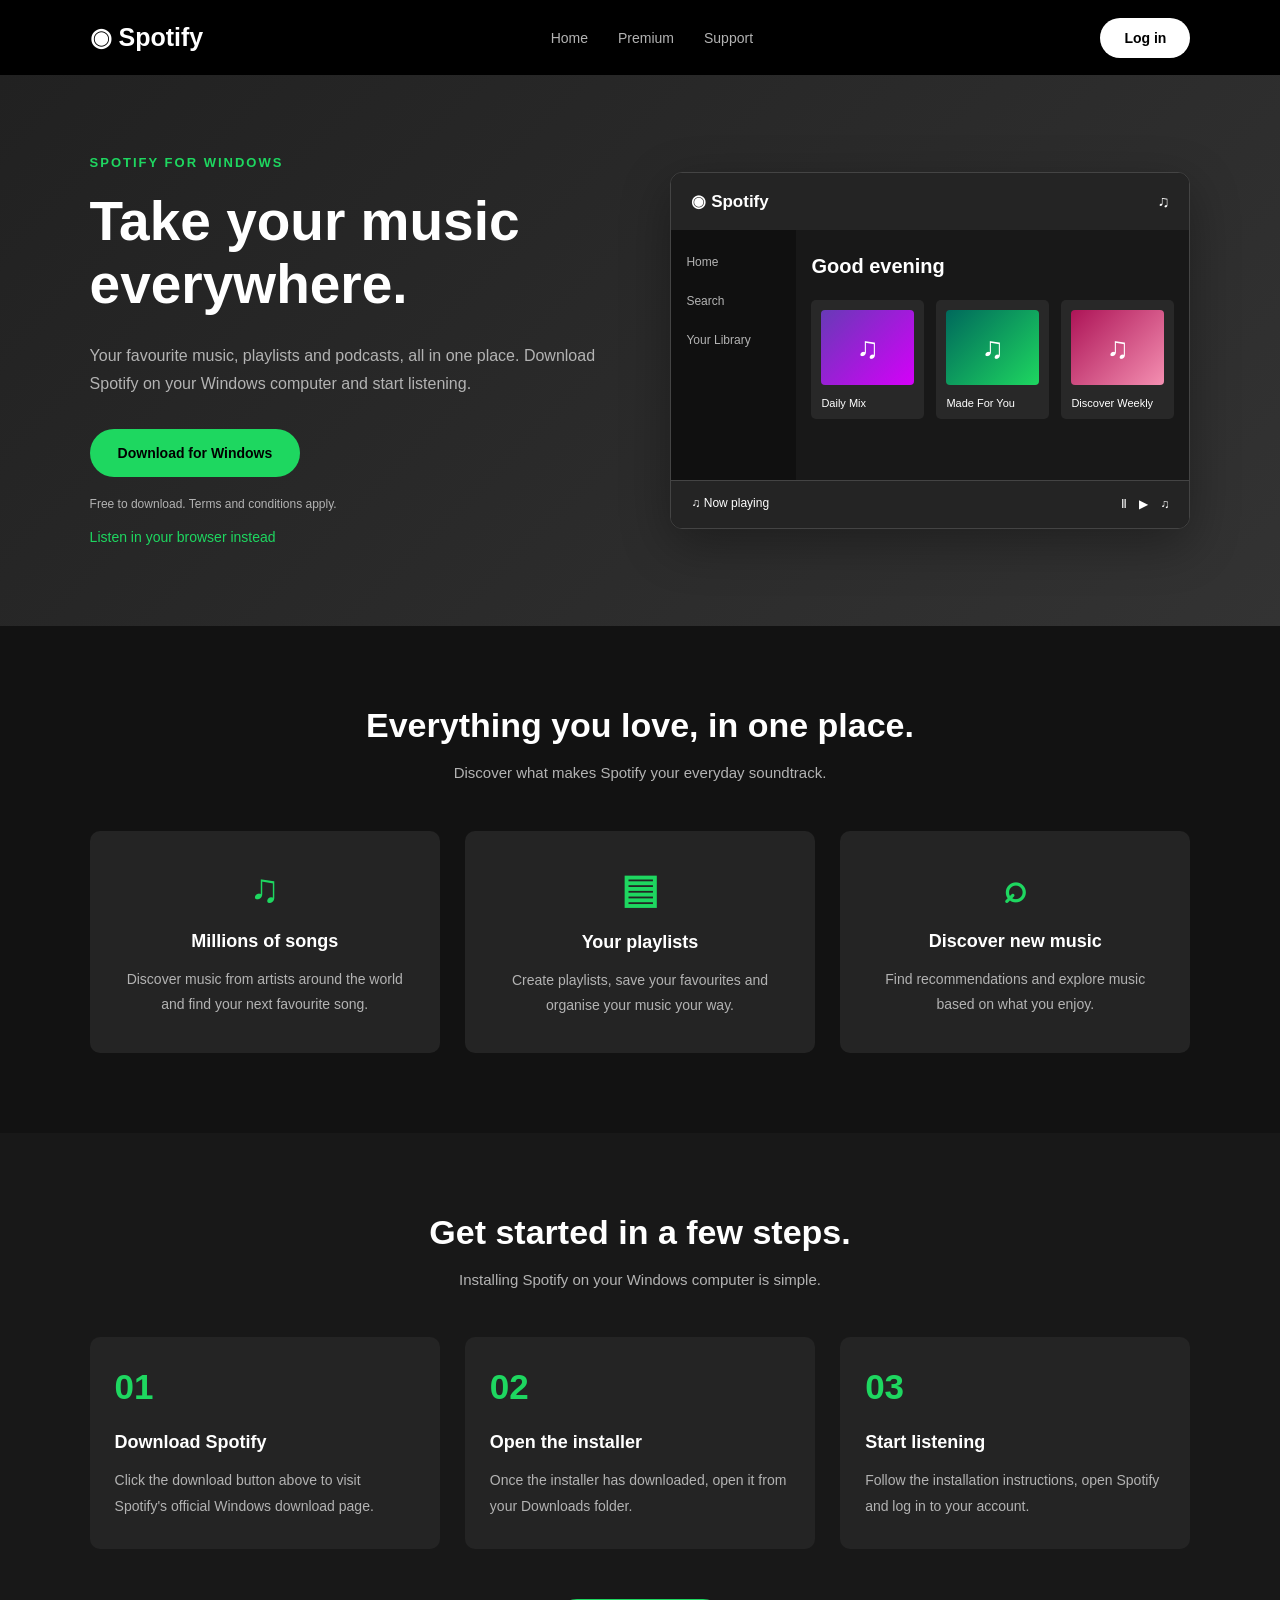
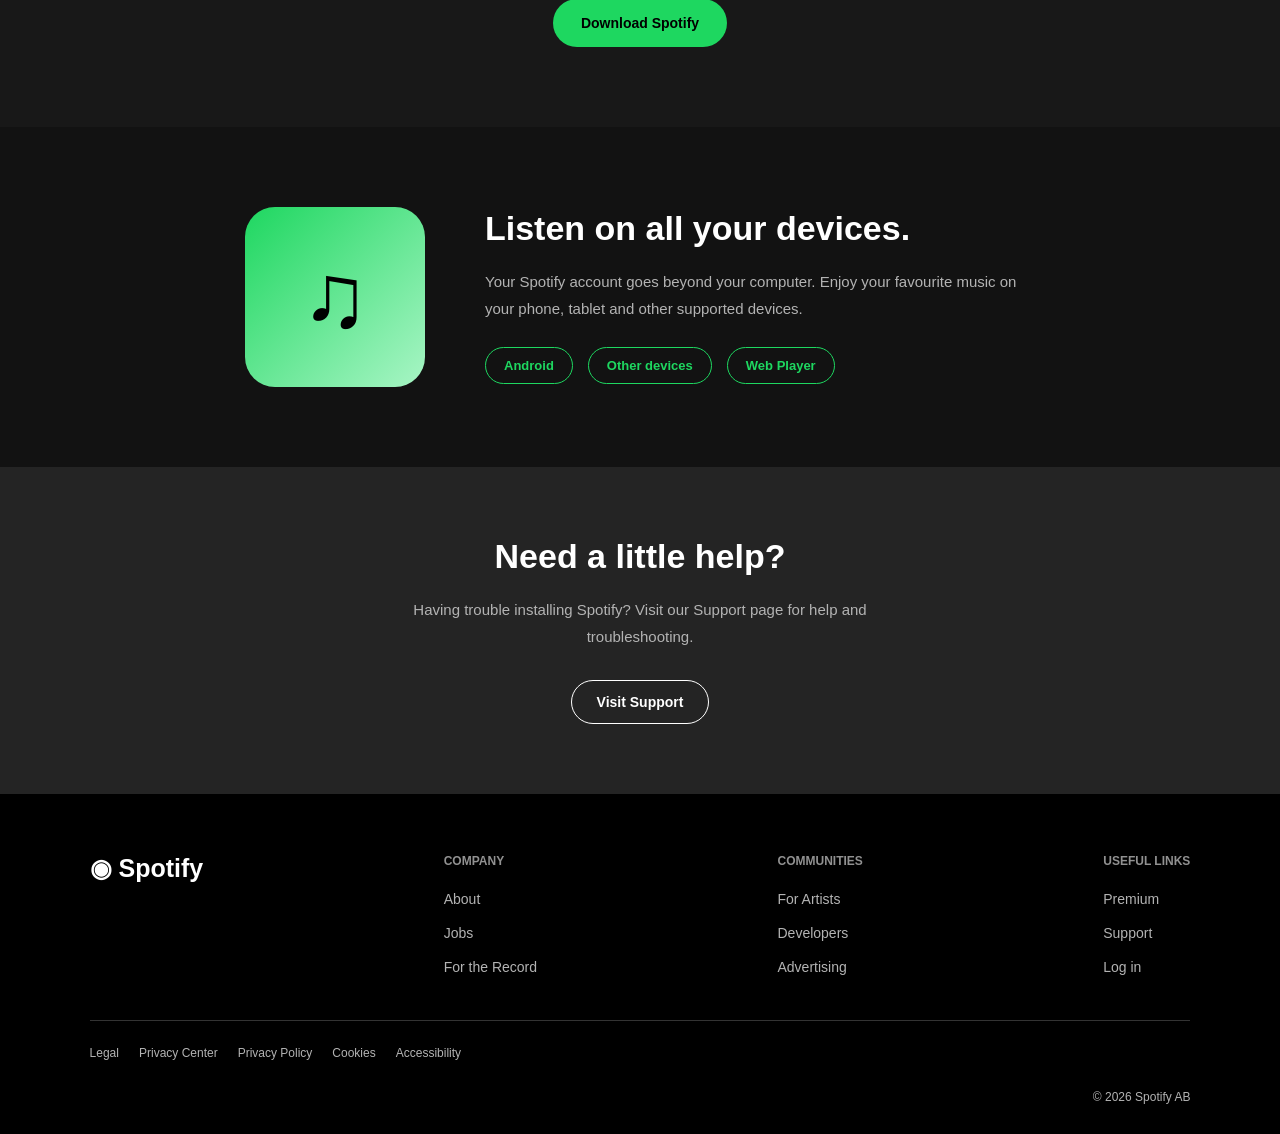
<file: Html/download.html>
<!DOCTYPE html>
<html lang="en">
<head>
    <meta charset="UTF-8">
    <meta name="viewport" content="width=device-width, initial-scale=1.0">
    <title>Download Spotify for Windows</title>
    <link rel="stylesheet" href="/Css/download.css">
</head>
<body>

    <!-- Navbar -->
    <nav class="navbar">

        <a href="openSpotify.html" class="logo">
            <h2>◉ Spotify</h2>
        </a>

        <div class="nav-links">
            <a href="openSpotify.html">Home</a>
            <a href="premium.html">Premium</a>
            <a href="support.html">Support</a>
        </div>

        <a href="logIn.html" class="login-btn">Log in</a>

    </nav>
    <section class="hero">

        <div class="hero-content">

            <p class="small-heading">SPOTIFY FOR WINDOWS</p>

            <h1>Take your music everywhere.</h1>

            <p class="hero-text">
                Your favourite music, playlists and podcasts,
                all in one place. Download Spotify on your
                Windows computer and start listening.
            </p>

            <a href="https://www.spotify.com/ng/download/windows/"
               class="download-btn">
                Download for Windows
            </a>

            <p class="download-note">
                Free to download. Terms and conditions apply.
            </p>

            <a href="openSpotify.html" class="web-player">
                Listen in your browser instead
            </a>

        </div>

        <div class="app-preview">

            <div class="preview-top">
                <h3>◉ Spotify</h3>
                <p>♫</p>
            </div>

            <div class="preview-content">

                <div class="preview-sidebar">
                    <p>Home</p>
                    <p>Search</p>
                    <p>Your Library</p>
                </div>

                <div class="preview-main">

                    <h2>Good evening</h2>

                    <div class="preview-card">
                        <div class="album purple">♫</div>
                        <p>Daily Mix</p>
                    </div>

                    <div class="preview-card">
                        <div class="album green">♫</div>
                        <p>Made For You</p>
                    </div>

                    <div class="preview-card">
                        <div class="album pink">♫</div>
                        <p>Discover Weekly</p>
                    </div>

                </div>

            </div>

            <div class="preview-player">
                <p>♫ Now playing</p>
                <p>Ⅱ　▶　♫</p>
            </div>

        </div>

    </section>

    <section class="features">

        <h2>Everything you love, in one place.</h2>

        <p class="section-text">
            Discover what makes Spotify your everyday soundtrack.
        </p>

        <div class="feature-list">

            <div class="feature-card">
                <h1>♫</h1>
                <h3>Millions of songs</h3>
                <p>
                    Discover music from artists around the world
                    and find your next favourite song.
                </p>
            </div>

            <div class="feature-card">
                <h1>▤</h1>
                <h3>Your playlists</h3>
                <p>
                    Create playlists, save your favourites
                    and organise your music your way.
                </p>
            </div>

            <div class="feature-card">
                <h1>⌕</h1>
                <h3>Discover new music</h3>
                <p>
                    Find recommendations and explore
                    music based on what you enjoy.
                </p>
            </div>

        </div>

    </section>

    <section class="installation">

        <h2>Get started in a few steps.</h2>

        <p class="section-text">
            Installing Spotify on your Windows computer is simple.
        </p>

        <div class="steps">

            <div class="step-card">
                <h1>01</h1>
                <h3>Download Spotify</h3>
                <p>
                    Click the download button above to visit
                    Spotify's official Windows download page.
                </p>
            </div>

            <div class="step-card">
                <h1>02</h1>
                <h3>Open the installer</h3>
                <p>
                    Once the installer has downloaded,
                    open it from your Downloads folder.
                </p>
            </div>

            <div class="step-card">
                <h1>03</h1>
                <h3>Start listening</h3>
                <p>
                    Follow the installation instructions,
                    open Spotify and log in to your account.
                </p>
            </div>

        </div>

        <a href="https://www.spotify.com/ng/download/windows/"
           class="download-btn second-download">
            Download Spotify
        </a>

    </section>

    <section class="mobile">

        <div class="mobile-icon">
            <h1>♫</h1>
        </div>

        <div class="mobile-content">

            <h2>Listen on all your devices.</h2>

            <p>
                Your Spotify account goes beyond your computer.
                Enjoy your favourite music on your phone,
                tablet and other supported devices.
            </p>

            <div class="mobile-links">
                <a href="https://www.spotify.com/ng/download/android/"
                   target="_blank">
                    Android
                </a>

                <a href="https://www.spotify.com/ng/download/"
                   target="_blank">
                    Other devices
                </a>

                <a href="https://open.spotify.com/"
                   target="_blank">
                    Web Player
                </a>
            </div>

        </div>

    </section>

    <section class="help">

        <h2>Need a little help?</h2>

        <p>
            Having trouble installing Spotify?
            Visit our Support page for help and troubleshooting.
        </p>

        <a href="Support.html" class="support-btn">
            Visit Support
        </a>

    </section>

    <footer class="footer">

        <div class="footer-top">

            <a href="openSpotify.html" class="footer-logo">
                <h2>◉ Spotify</h2>
            </a>

            <div class="footer-column">
                <h4>COMPANY</h4>
                <a href="#">About</a>
                <a href="#">Jobs</a>
                <a href="#">For the Record</a>
            </div>

            <div class="footer-column">
                <h4>COMMUNITIES</h4>
                <a href="#">For Artists</a>
                <a href="#">Developers</a>
                <a href="#">Advertising</a>
            </div>

            <div class="footer-column">
                <h4>USEFUL LINKS</h4>
                <a href="Premium.html">Premium</a>
                <a href="Support.html">Support</a>
                <a href="Login.html">Log in</a>
            </div>

        </div>

        <hr>

        <div class="footer-bottom">
            <p>Legal</p>
            <p>Privacy Center</p>
            <p>Privacy Policy</p>
            <p>Cookies</p>
            <p>Accessibility</p>
        </div>

        <p class="copyright">© 2026 Spotify AB</p>

    </footer>

</body>
</html>
</file>
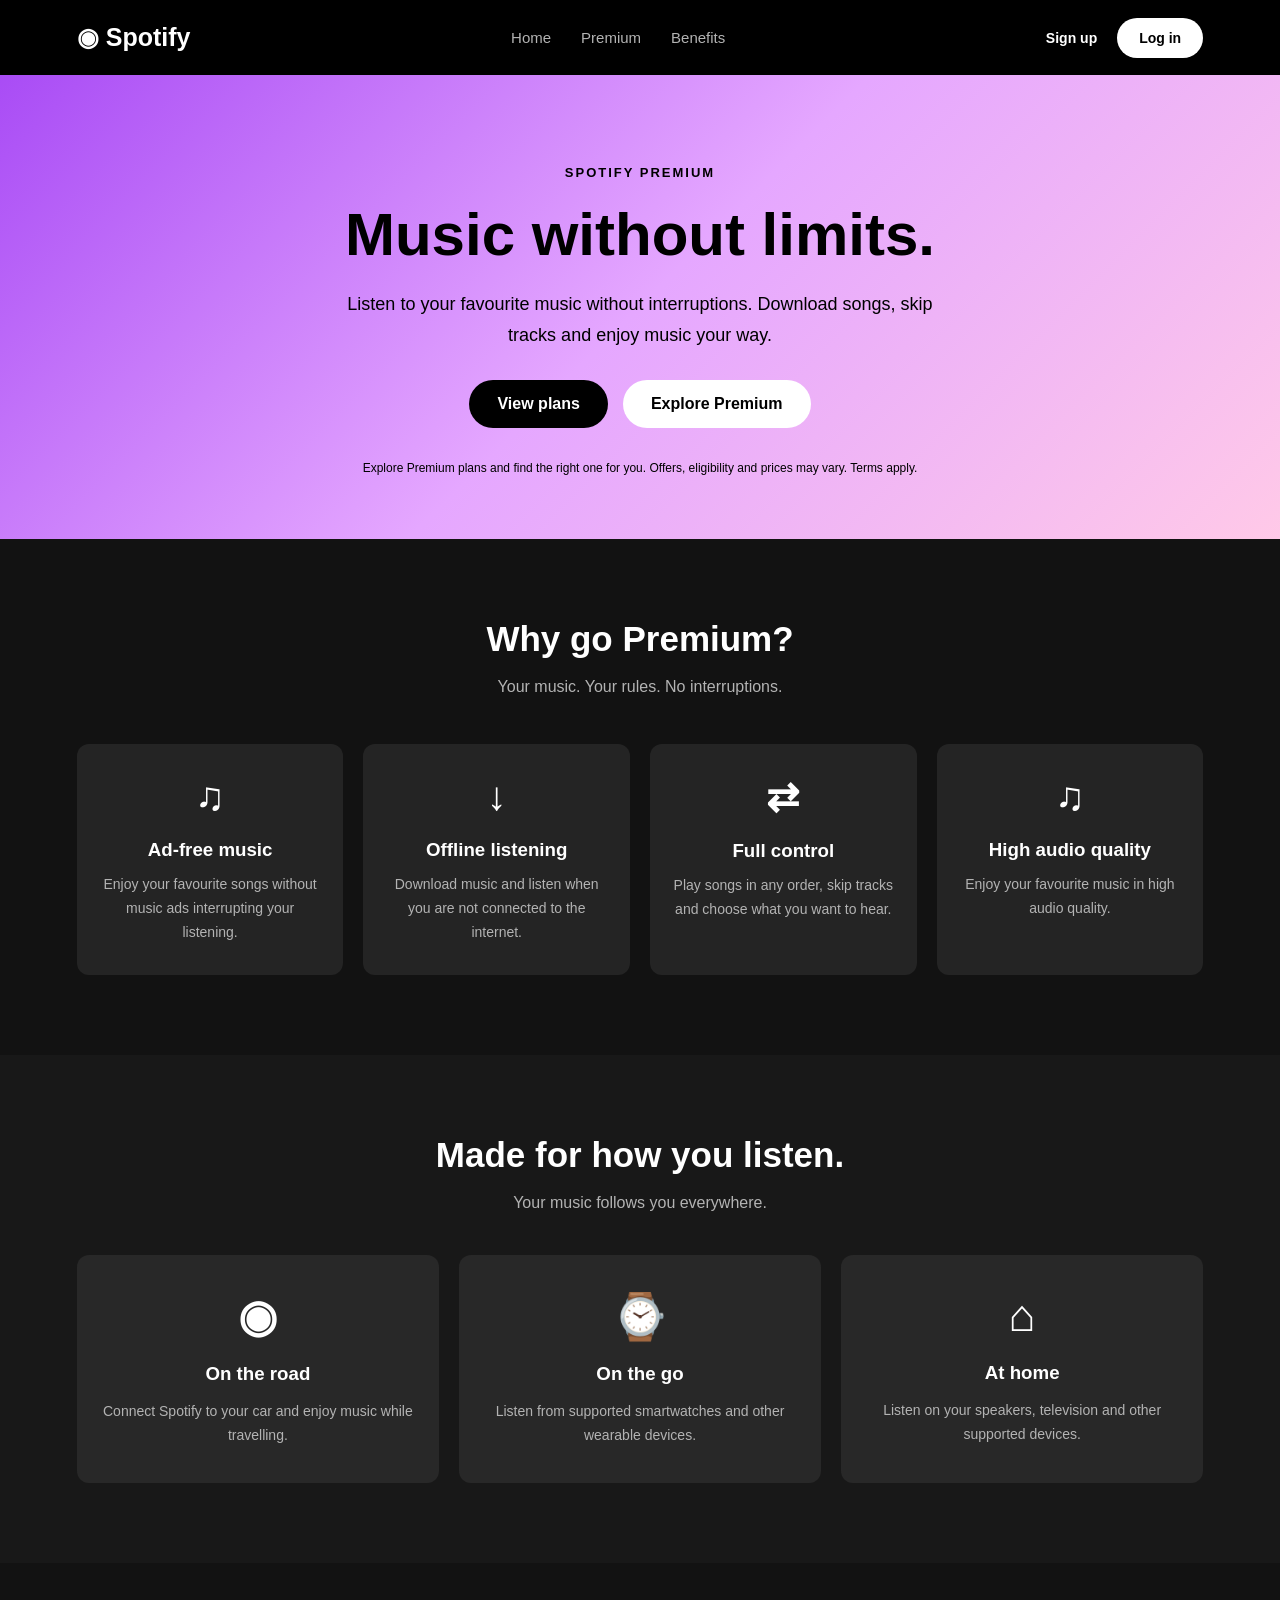
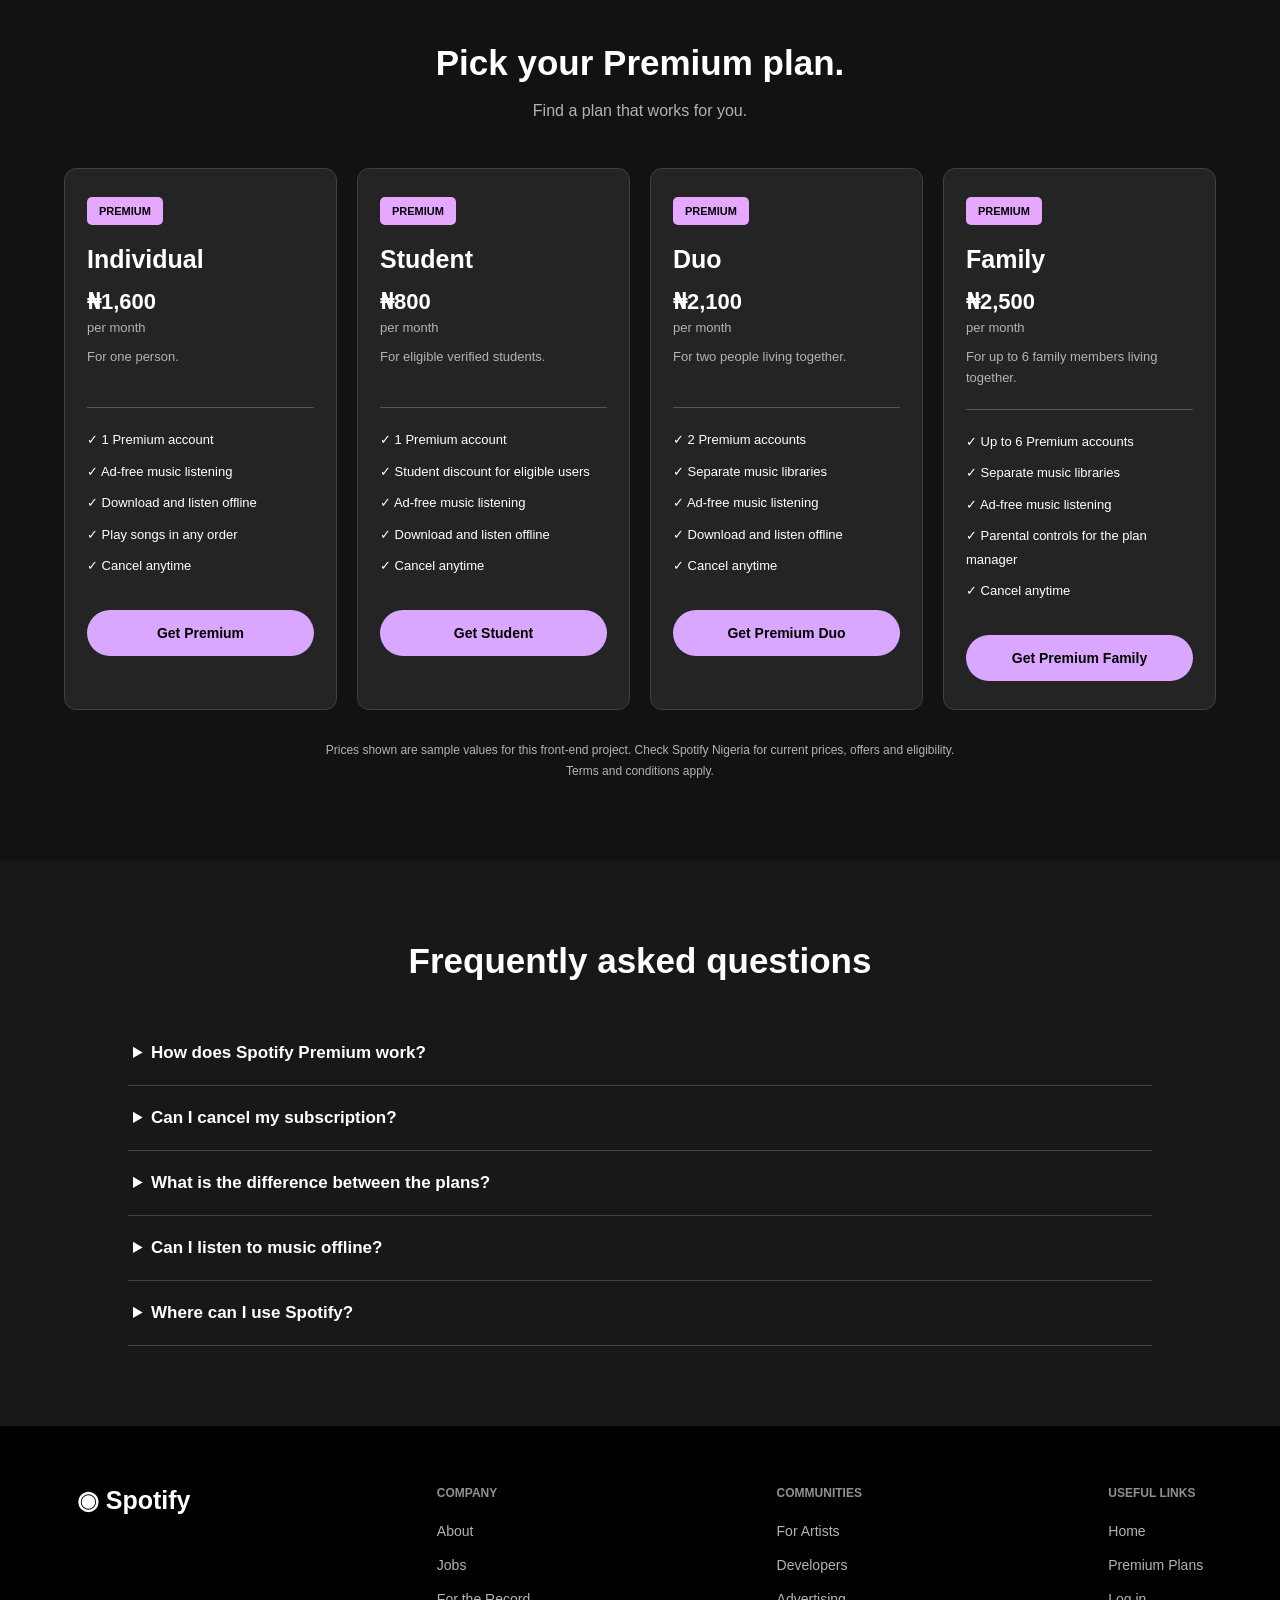
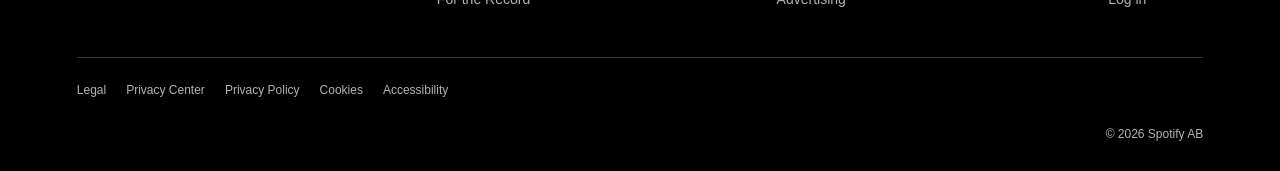
<file: Html/premium.html>
<!DOCTYPE html>
<html lang="en">
<head>
    <meta charset="UTF-8">
    <meta name="viewport" content="width=device-width, initial-scale=1.0">
    <title>Spotify Premium</title>
    <link rel="stylesheet" href="/Css/premium.css">
</head>
<body>

    <nav class="navbar">
        <a href="openSpotify.html" class="logo">
            <h2>◉ Spotify</h2>
        </a>

        <div class="nav-links">
            <a href="openSpotify.html">Home</a>
            <a href="#plans">Premium</a>
            <a href="#benefits">Benefits</a>
        </div>

        <div class="nav-buttons">
            <a href="signUp.html">Sign up</a>
            <a href="login.html" class="login-btn">Log in</a>
        </div>
    </nav>

    <section class="hero">
        <p class="small-heading">SPOTIFY PREMIUM</p>

        <h1>Music without limits.</h1>

        <p class="hero-text">
            Listen to your favourite music without interruptions.
            Download songs, skip tracks and enjoy music your way.
        </p>

        <div class="hero-buttons">
            <a href="#plans" class="black-btn">View plans</a>
            <a href="#benefits" class="white-btn">Explore Premium</a>
        </div>

        <p class="offer-text">
            Explore Premium plans and find the right one for you.
            Offers, eligibility and prices may vary. Terms apply.
        </p>
    </section>

    <section class="benefits" id="benefits">
        <h2>Why go Premium?</h2>

        <p class="section-text">
            Your music. Your rules. No interruptions.
        </p>

        <div class="benefit-list">

            <div class="benefit-card">
                <h1>♫</h1>
                <h3>Ad-free music</h3>
                <p>
                    Enjoy your favourite songs without
                    music ads interrupting your listening.
                </p>
            </div>

            <div class="benefit-card">
                <h1>↓</h1>
                <h3>Offline listening</h3>
                <p>
                    Download music and listen when
                    you are not connected to the internet.
                </p>
            </div>

            <div class="benefit-card">
                <h1>⇄</h1>
                <h3>Full control</h3>
                <p>
                    Play songs in any order, skip tracks
                    and choose what you want to hear.
                </p>
            </div>

            <div class="benefit-card">
                <h1>♫</h1>
                <h3>High audio quality</h3>
                <p>
                    Enjoy your favourite music in
                    high audio quality.
                </p>
            </div>

        </div>
    </section>

    <section class="listening">
        <h2>Made for how you listen.</h2>

        <p class="section-text">
            Your music follows you everywhere.
        </p>

        <div class="listening-list">

            <div class="listening-card">
                <h1>◉</h1>
                <h3>On the road</h3>
                <p>
                    Connect Spotify to your car and
                    enjoy music while travelling.
                </p>
            </div>

            <div class="listening-card">
                <h1>⌚</h1>
                <h3>On the go</h3>
                <p>
                    Listen from supported smartwatches
                    and other wearable devices.
                </p>
            </div>

            <div class="listening-card">
                <h1>⌂</h1>
                <h3>At home</h3>
                <p>
                    Listen on your speakers, television
                    and other supported devices.
                </p>
            </div>

        </div>
    </section>

    <section class="plans" id="plans">
        <h2>Pick your Premium plan.</h2>

        <p class="section-text">
            Find a plan that works for you.
        </p>

        <div class="plan-list">

            <div class="plan-card">
                <p class="plan-label">PREMIUM</p>

                <h2>Individual</h2>

                <p class="price">₦1,600</p>
                <p class="billing">per month</p>

                <p class="plan-description">
                    For one person.
                </p>

                <hr>

                <p>✓ 1 Premium account</p>
                <p>✓ Ad-free music listening</p>
                <p>✓ Download and listen offline</p>
                <p>✓ Play songs in any order</p>
                <p>✓ Cancel anytime</p>

                <a href="SignUp.html" class="plan-btn">
                    Get Premium
                </a>
            </div>

            <div class="plan-card">
                <p class="plan-label">PREMIUM</p>

                <h2>Student</h2>

                <p class="price">₦800</p>
                <p class="billing">per month</p>

                <p class="plan-description">
                    For eligible verified students.
                </p>

                <hr>

                <p>✓ 1 Premium account</p>
                <p>✓ Student discount for eligible users</p>
                <p>✓ Ad-free music listening</p>
                <p>✓ Download and listen offline</p>
                <p>✓ Cancel anytime</p>

                <a href="SignUp.html" class="plan-btn">
                    Get Student
                </a>
            </div>

            <div class="plan-card">
                <p class="plan-label">PREMIUM</p>

                <h2>Duo</h2>

                <p class="price">₦2,100</p>
                <p class="billing">per month</p>

                <p class="plan-description">
                    For two people living together.
                </p>

                <hr>

                <p>✓ 2 Premium accounts</p>
                <p>✓ Separate music libraries</p>
                <p>✓ Ad-free music listening</p>
                <p>✓ Download and listen offline</p>
                <p>✓ Cancel anytime</p>

                <a href="SignUp.html" class="plan-btn">
                    Get Premium Duo
                </a>
            </div>

            <div class="plan-card">
                <p class="plan-label">PREMIUM</p>

                <h2>Family</h2>

                <p class="price">₦2,500</p>
                <p class="billing">per month</p>

                <p class="plan-description">
                    For up to 6 family members living together.
                </p>

                <hr>

                <p>✓ Up to 6 Premium accounts</p>
                <p>✓ Separate music libraries</p>
                <p>✓ Ad-free music listening</p>
                <p>✓ Parental controls for the plan manager</p>
                <p>✓ Cancel anytime</p>

                <a href="SignUp.html" class="plan-btn">
                    Get Premium Family
                </a>
            </div>

        </div>

        <p class="terms">
            Prices shown are sample values for this front-end project.
            Check Spotify Nigeria for current prices, offers and eligibility.
            Terms and conditions apply.
        </p>
    </section>

    <section class="faq">
        <h2>Frequently asked questions</h2>

        <details>
            <summary>How does Spotify Premium work?</summary>
            <p>
                Premium gives you access to features such as
                ad-free music listening, offline downloads
                and playing songs in any order.
            </p>
        </details>

        <details>
            <summary>Can I cancel my subscription?</summary>
            <p>
                You can manage or cancel your subscription
                through your Spotify account settings, subject
                to the terms of your plan.
            </p>
        </details>

        <details>
            <summary>What is the difference between the plans?</summary>
            <p>
                Individual is for one person, Student is for eligible
                verified students, Duo is for two people living
                together, and Family is for eligible members
                living together.
            </p>
        </details>

        <details>
            <summary>Can I listen to music offline?</summary>
            <p>
                Premium lets you download music to supported
                devices so you can listen offline.
            </p>
        </details>

        <details>
            <summary>Where can I use Spotify?</summary>
            <p>
                You can listen on supported phones, computers,
                tablets, smartwatches, speakers and other devices.
            </p>
        </details>
    </section>

    <footer class="footer">

        <div class="footer-top">

            <div class="footer-logo">
                <a href="openSpotify.html">
                    <h2>◉ Spotify</h2>
                </a>
            </div>

            <div class="footer-column">
                <h4>COMPANY</h4>
                <a href="#">About</a>
                <a href="#">Jobs</a>
                <a href="#">For the Record</a>
            </div>

            <div class="footer-column">
                <h4>COMMUNITIES</h4>
                <a href="#">For Artists</a>
                <a href="#">Developers</a>
                <a href="#">Advertising</a>
            </div>

            <div class="footer-column">
                <h4>USEFUL LINKS</h4>
                <a href="openSpotify.html">Home</a>
                <a href="#plans">Premium Plans</a>
                <a href="Login.html">Log in</a>
            </div>

        </div>

        <hr>

        <div class="footer-bottom">
            <p>Legal</p>
            <p>Privacy Center</p>
            <p>Privacy Policy</p>
            <p>Cookies</p>
            <p>Accessibility</p>
        </div>

        <p class="copyright">
            © 2026 Spotify AB
        </p>

    </footer>

</body>
</html>
</file>
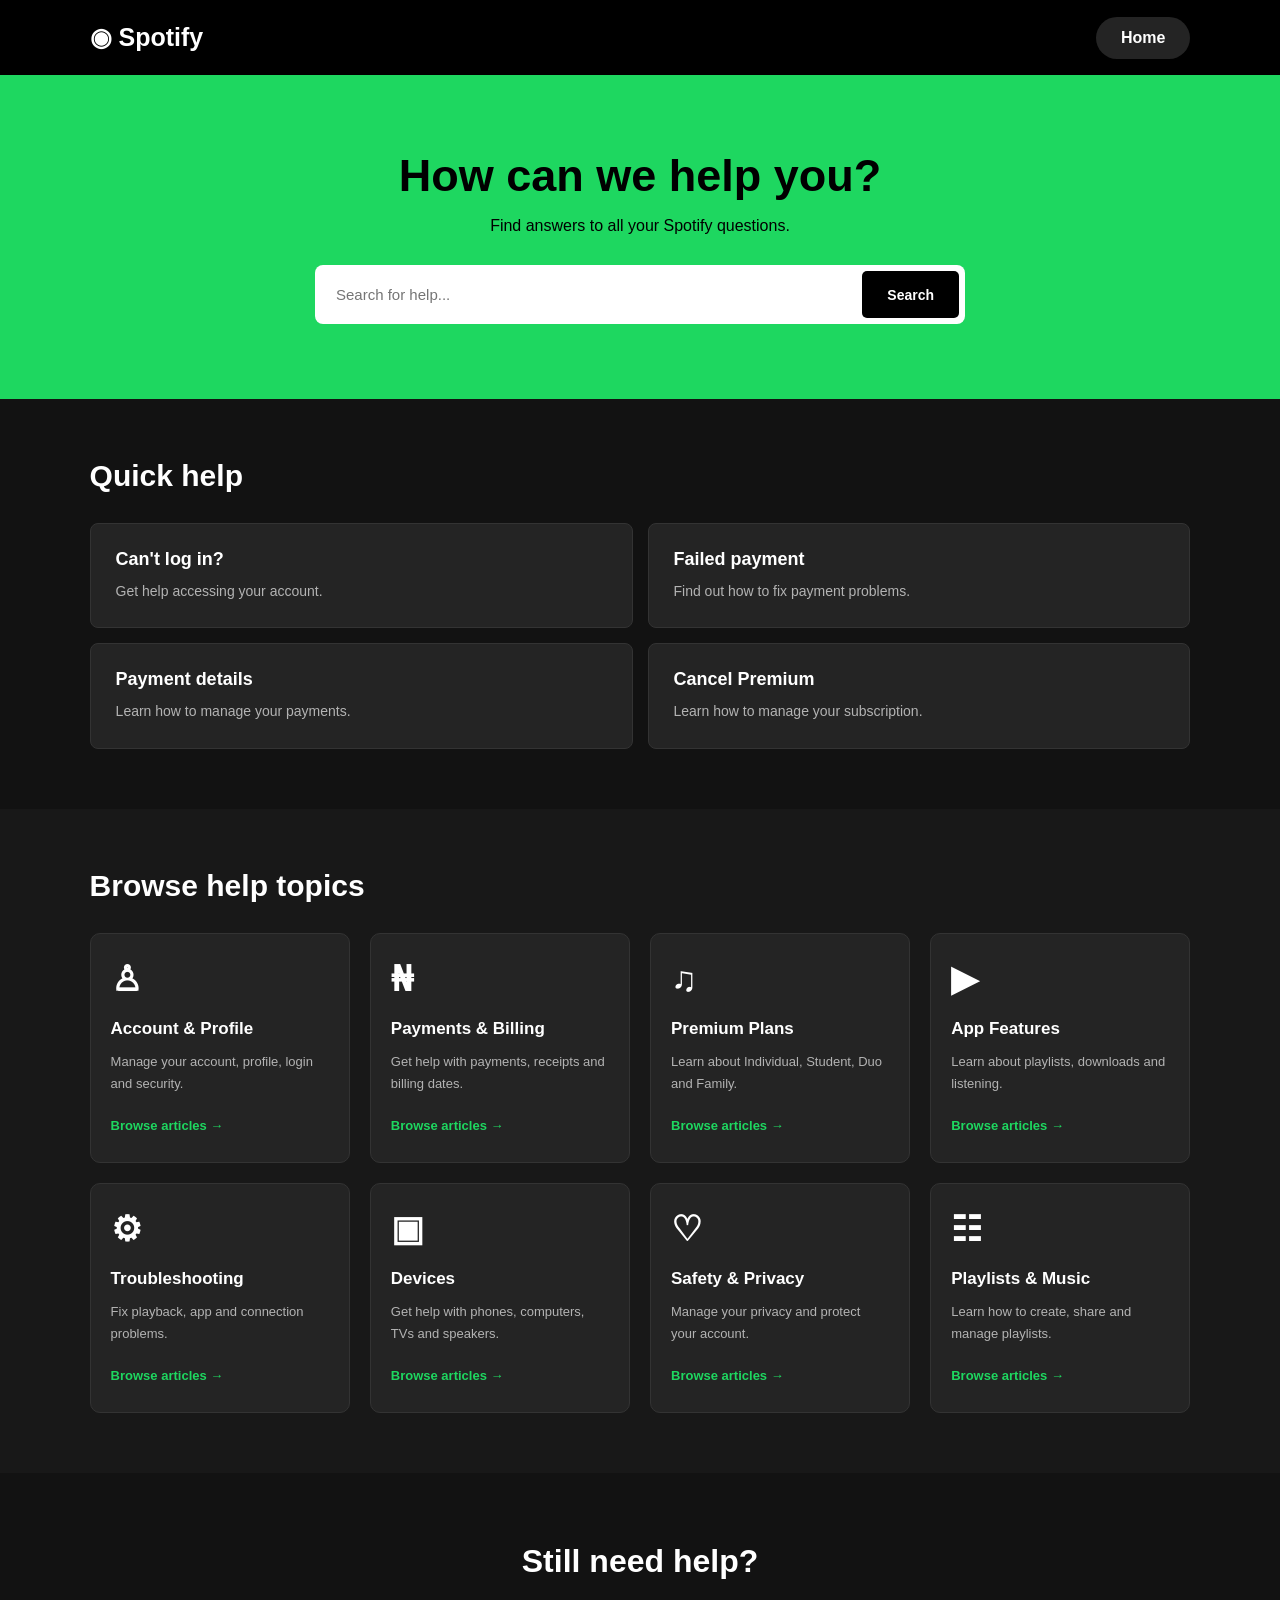
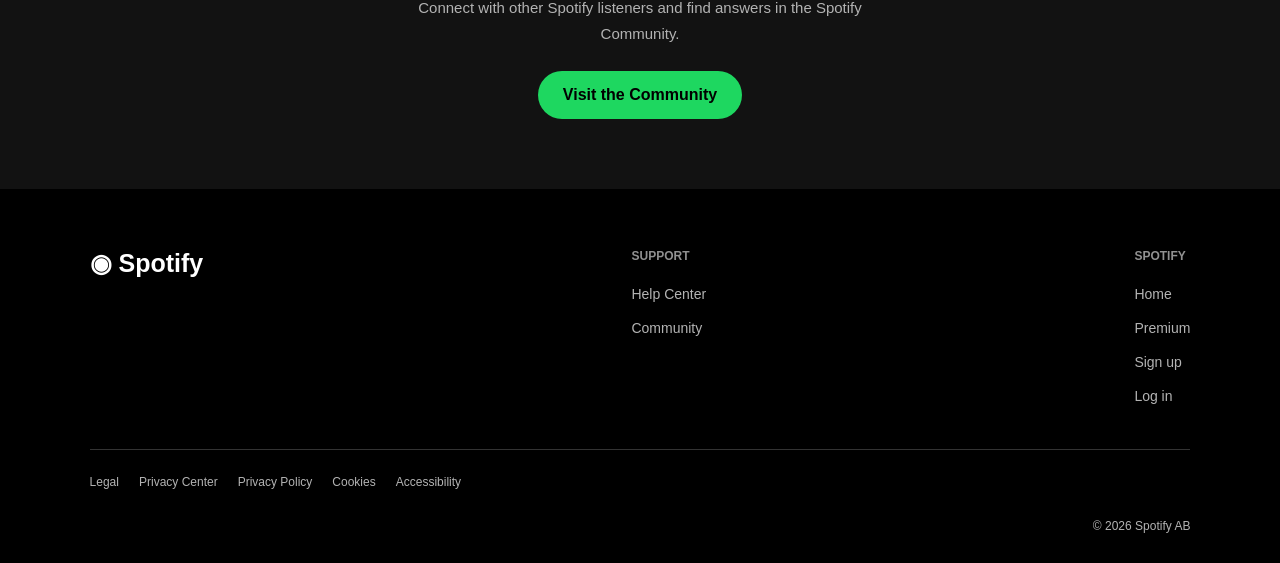
<file: Html/support.html>
<!DOCTYPE html>
<html lang="en">
<head>
    <meta charset="UTF-8">
    <meta name="viewport" content="width=device-width, initial-scale=1.0">
    <title>Spotify Support</title>
    <link rel="stylesheet" href="/Css/support.css">
</head>
<body>

    <nav class="navbar">
        <a href="openSpotify.html" class="logo">
            <h2>◉ Spotify</h2>
        </a>

        <a href="openSpotify.html" class="back-home">Home</a>
    </nav>

    <section class="hero">
        <h1>How can we help you?</h1>

        <p>Find answers to all your Spotify questions.</p>

        <form class="search-box" action="https://support.spotify.com/ng/search/" method="get">
            <input type="search" name="q" placeholder="Search for help..." aria-label="Search for help">
            <button type="submit">Search</button>
        </form>
    </section>

    <section class="quick-help">
        <h2>Quick help</h2>

        <div class="quick-list">
            <a href="https://support.spotify.com/ng/article/cannot-log-in-to-spotify/" target="_blank">
                <h3>Can't log in?</h3>
                <p>Get help accessing your account.</p>
            </a>

            <a href="https://support.spotify.com/ng/article/failed-payment/" target="_blank">
                <h3>Failed payment</h3>
                <p>Find out how to fix payment problems.</p>
            </a>

            <a href="https://support.spotify.com/ng/article/how-to-change-your-payment-details/" target="_blank">
                <h3>Payment details</h3>
                <p>Learn how to manage your payments.</p>
            </a>

            <a href="https://support.spotify.com/ng/article/cancel-premium/" target="_blank">
                <h3>Cancel Premium</h3>
                <p>Learn how to manage your subscription.</p>
            </a>
        </div>
    </section>

    <section class="help-section">
        <h2>Browse help topics</h2>

        <div class="help-list">

            <a href="https://support.spotify.com/ng/" target="_blank" class="help-card">
                <h1>♙</h1>
                <h3>Account & Profile</h3>
                <p>Manage your account, profile, login and security.</p>
                <p class="read-more">Browse articles →</p>
            </a>

            <a href="https://support.spotify.com/ng/" target="_blank" class="help-card">
                <h1>₦</h1>
                <h3>Payments & Billing</h3>
                <p>Get help with payments, receipts and billing dates.</p>
                <p class="read-more">Browse articles →</p>
            </a>

            <a href="https://support.spotify.com/ng/" target="_blank" class="help-card">
                <h1>♫</h1>
                <h3>Premium Plans</h3>
                <p>Learn about Individual, Student, Duo and Family.</p>
                <p class="read-more">Browse articles →</p>
            </a>

            <a href="https://support.spotify.com/ng/" target="_blank" class="help-card">
                <h1>▶</h1>
                <h3>App Features</h3>
                <p>Learn about playlists, downloads and listening.</p>
                <p class="read-more">Browse articles →</p>
            </a>

            <a href="https://support.spotify.com/ng/" target="_blank" class="help-card">
                <h1>⚙</h1>
                <h3>Troubleshooting</h3>
                <p>Fix playback, app and connection problems.</p>
                <p class="read-more">Browse articles →</p>
            </a>

            <a href="https://support.spotify.com/ng/" target="_blank" class="help-card">
                <h1>▣</h1>
                <h3>Devices</h3>
                <p>Get help with phones, computers, TVs and speakers.</p>
                <p class="read-more">Browse articles →</p>
            </a>

            <a href="https://support.spotify.com/ng/" target="_blank" class="help-card">
                <h1>♡</h1>
                <h3>Safety & Privacy</h3>
                <p>Manage your privacy and protect your account.</p>
                <p class="read-more">Browse articles →</p>
            </a>

            <a href="https://support.spotify.com/ng/" target="_blank" class="help-card">
                <h1>☷</h1>
                <h3>Playlists & Music</h3>
                <p>Learn how to create, share and manage playlists.</p>
                <p class="read-more">Browse articles →</p>
            </a>

        </div>
    </section>

    <section class="community">
        <h2>Still need help?</h2>

        <p>
            Connect with other Spotify listeners and find
            answers in the Spotify Community.
        </p>

        <a href="https://community.spotify.com/" target="_blank" class="community-btn">
            Visit the Community
        </a>
    </section>

    <footer class="footer">

        <div class="footer-top">

            <a href="openSpotify.html" class="footer-logo">
                <h2>◉ Spotify</h2>
            </a>

            <div class="footer-column">
                <h4>SUPPORT</h4>
                <a href="https://support.spotify.com/ng/" target="_blank">Help Center</a>
                <a href="https://community.spotify.com/" target="_blank">Community</a>
            </div>

            <div class="footer-column">
                <h4>SPOTIFY</h4>
                <a href="openSpotify.html">Home</a>
                <a href="Premium.html">Premium</a>
                <a href="SignUp.html">Sign up</a>
                <a href="Login.html">Log in</a>
            </div>

        </div>

        <hr>

        <div class="footer-bottom">
            <p>Legal</p>
            <p>Privacy Center</p>
            <p>Privacy Policy</p>
            <p>Cookies</p>
            <p>Accessibility</p>
        </div>

        <p class="copyright">© 2026 Spotify AB</p>

    </footer>

</body>
</html>
</file>
<file: Css/download.css>
* {
    margin: 0;
    padding: 0;
    box-sizing: border-box;
}

html {
    scroll-behavior: smooth;
}

body {
    background-color: #121212;
    color: white;
    font-family: Arial, sans-serif;
}

a {
    color: white;
    text-decoration: none;
}

.navbar {
    background-color: black;
    min-height: 75px;
    padding: 15px 7%;
    display: flex;
    align-items: center;
    justify-content: space-between;
    gap: 25px;
}

.logo h2,
.footer-logo h2 {
    font-size: 25px;
}

.nav-links {
    display: flex;
    gap: 30px;
}

.nav-links a {
    color: #b3b3b3;
    font-size: 14px;
}

.nav-links a:hover {
    color: white;
}

.login-btn {
    background-color: white;
    color: black;
    padding: 12px 24px;
    border-radius: 25px;
    font-size: 14px;
    font-weight: bold;
}

.hero {
    background: linear-gradient(135deg, #212121, #333333);
    padding: 80px 7%;
    display: flex;
    align-items: center;
    justify-content: space-between;
    gap: 50px;
    min-height: 550px;
}

.hero-content {
    flex: 1;
    max-width: 550px;
}

.small-heading {
    color: #1ed760;
    font-size: 13px;
    font-weight: bold;
    letter-spacing: 2px;
    margin-bottom: 20px;
}

.hero h1 {
    font-size: 55px;
    line-height: 1.15;
    margin-bottom: 25px;
}

.hero-text {
    color: #b3b3b3;
    font-size: 16px;
    line-height: 1.8;
    margin-bottom: 30px;
}

.download-btn {
    display: inline-block;
    background-color: #1ed760;
    color: black;
    padding: 16px 28px;
    border-radius: 30px;
    font-weight: bold;
    font-size: 14px;
    transition: transform 0.2s;
}

.download-btn:hover {
    background-color: #3be477;
    transform: scale(1.04);
}

.download-note {
    color: #b3b3b3;
    font-size: 12px;
    margin-top: 20px;
}

.web-player {
    display: inline-block;
    color: #1ed760;
    font-size: 14px;
    margin-top: 18px;
}

.web-player:hover {
    text-decoration: underline;
}

.app-preview {
    background-color: #181818;
    width: 48%;
    max-width: 520px;
    border: 1px solid #444444;
    border-radius: 12px;
    overflow: hidden;
    box-shadow: 0 15px 50px #00000055;
}

.preview-top {
    background-color: #242424;
    padding: 18px 20px;
    display: flex;
    justify-content: space-between;
    align-items: center;
}

.preview-top h3 {
    font-size: 17px;
}

.preview-content {
    display: flex;
    min-height: 250px;
}

.preview-sidebar {
    background-color: #101010;
    width: 125px;
    padding: 25px 15px;
}

.preview-sidebar p {
    color: #b3b3b3;
    font-size: 12px;
    margin-bottom: 25px;
}

.preview-main {
    padding: 25px 15px;
    flex: 1;
    display: flex;
    flex-wrap: wrap;
    gap: 12px;
    align-content: flex-start;
}

.preview-main h2 {
    width: 100%;
    font-size: 20px;
    margin-bottom: 10px;
}

.preview-card {
    background-color: #282828;
    width: 30%;
    min-width: 75px;
    flex: 1;
    padding: 10px;
    border-radius: 5px;
}

.album {
    height: 75px;
    display: flex;
    justify-content: center;
    align-items: center;
    font-size: 30px;
    margin-bottom: 12px;
    border-radius: 4px;
}

.purple {
    background: linear-gradient(135deg, #673ab7, #d500f9);
}

.green {
    background: linear-gradient(135deg, #00695c, #1ed760);
}

.pink {
    background: linear-gradient(135deg, #ad1457, #f48fb1);
}

.preview-card p {
    font-size: 11px;
}

.preview-player {
    background-color: #242424;
    border-top: 1px solid #444444;
    padding: 15px 20px;
    display: flex;
    justify-content: space-between;
    font-size: 12px;
}

.features {
    text-align: center;
    padding: 80px 7%;
}

.features h2,
.installation h2,
.mobile h2,
.help h2 {
    font-size: 34px;
}

.section-text {
    color: #b3b3b3;
    font-size: 15px;
    line-height: 1.7;
    margin-top: 15px;
}

.feature-list {
    display: flex;
    gap: 25px;
    margin-top: 45px;
}

.feature-card {
    background-color: #242424;
    padding: 35px 25px;
    border-radius: 10px;
    flex: 1;
}

.feature-card h1 {
    color: #1ed760;
    font-size: 40px;
    margin-bottom: 20px;
}

.feature-card h3 {
    font-size: 18px;
    margin-bottom: 15px;
}

.feature-card p {
    color: #b3b3b3;
    font-size: 14px;
    line-height: 1.8;
}

.installation {
    background-color: #181818;
    padding: 80px 7%;
    text-align: center;
}

.steps {
    display: flex;
    gap: 25px;
    margin-top: 45px;
    margin-bottom: 40px;
}

.step-card {
    background-color: #242424;
    padding: 30px 25px;
    border-radius: 10px;
    flex: 1;
    text-align: left;
}

.step-card h1 {
    color: #1ed760;
    font-size: 35px;
    margin-bottom: 25px;
}

.step-card h3 {
    font-size: 18px;
    margin-bottom: 15px;
}

.step-card p {
    color: #b3b3b3;
    font-size: 14px;
    line-height: 1.8;
}

.second-download {
    margin-top: 10px;
}

.mobile {
    padding: 80px 10%;
    display: flex;
    align-items: center;
    justify-content: center;
    gap: 60px;
}

.mobile-icon {
    width: 180px;
    height: 180px;
    min-width: 180px;
    background: linear-gradient(135deg, #1ed760, #a8f5c5);
    color: black;
    border-radius: 30px;
    display: flex;
    align-items: center;
    justify-content: center;
}

.mobile-icon h1 {
    font-size: 90px;
}

.mobile-content {
    max-width: 550px;
}

.mobile-content p {
    color: #b3b3b3;
    font-size: 15px;
    line-height: 1.8;
    margin-top: 20px;
}

.mobile-links {
    display: flex;
    flex-wrap: wrap;
    gap: 15px;
    margin-top: 25px;
}

.mobile-links a {
    color: #1ed760;
    border: 1px solid #1ed760;
    border-radius: 25px;
    padding: 10px 18px;
    font-size: 13px;
    font-weight: bold;
}

.mobile-links a:hover {
    background-color: #1ed760;
    color: black;
}

.help {
    background-color: #242424;
    text-align: center;
    padding: 70px 20px;
}

.help p {
    color: #b3b3b3;
    font-size: 15px;
    line-height: 1.8;
    max-width: 550px;
    margin: 20px auto 30px;
}

.support-btn {
    display: inline-block;
    border: 1px solid white;
    border-radius: 25px;
    padding: 13px 25px;
    font-weight: bold;
    font-size: 14px;
}

.support-btn:hover {
    background-color: white;
    color: black;
}

.footer {
    background-color: black;
    padding: 60px 7% 30px;
}

.footer-top {
    display: flex;
    justify-content: space-between;
    gap: 30px;
    margin-bottom: 45px;
}

.footer-column {
    display: flex;
    flex-direction: column;
    gap: 18px;
}

.footer-column h4 {
    color: #919191;
    font-size: 12px;
    margin-bottom: 5px;
}

.footer-column a {
    color: #b3b3b3;
    font-size: 14px;
}

.footer-column a:hover {
    color: white;
    text-decoration: underline;
}

.footer hr {
    border: none;
    border-top: 1px solid #333333;
    margin-bottom: 25px;
}

.footer-bottom {
    display: flex;
    flex-wrap: wrap;
    gap: 20px;
}

.footer-bottom p {
    color: #b3b3b3;
    font-size: 12px;
}

.copyright {
    color: #b3b3b3;
    text-align: right;
    font-size: 12px;
    margin-top: 30px;
}

@media screen and (max-width: 1000px) {
    .hero {
        flex-direction: column;
        align-items: flex-start;
    }

    .app-preview {
        width: 100%;
        max-width: 600px;
        align-self: center;
    }

    .feature-list,
    .steps {
        flex-wrap: wrap;
    }

    .feature-card,
    .step-card {
        min-width: 40%;
    }
}

@media screen and (max-width: 600px) {
    .navbar {
        padding: 20px;
        flex-wrap: wrap;
        gap: 20px;
    }

    .nav-links {
        order: 3;
        width: 100%;
        justify-content: center;
        gap: 18px;
    }

    .hero {
        padding: 60px 20px;
    }

    .hero h1 {
        font-size: 40px;
    }

    .hero-text {
        font-size: 14px;
    }

    .app-preview {
        width: 100%;
    }

    .preview-sidebar {
        width: 85px;
        padding: 20px 10px;
    }

    .preview-main {
        padding: 20px 10px;
    }

    .preview-card {
        min-width: 65px;
    }

    .album {
        height: 55px;
    }

    .features,
    .installation {
        padding: 55px 20px;
    }

    .features h2,
    .installation h2,
    .mobile h2,
    .help h2 {
        font-size: 27px;
    }

    .feature-list,
    .steps {
        flex-direction: column;
    }

    .feature-card,
    .step-card {
        width: 100%;
    }

    .mobile {
        padding: 55px 20px;
        flex-direction: column;
        text-align: center;
        gap: 30px;
    }

    .mobile-icon {
        width: 130px;
        height: 130px;
        min-width: 130px;
    }

    .mobile-icon h1 {
        font-size: 65px;
    }

    .mobile-links {
        justify-content: center;
    }

    .footer-top {
        flex-direction: column;
        gap: 35px;
    }

    .footer-bottom {
        gap: 15px;
    }

    .copyright {
        text-align: left;
    }
}
</file>
<file: Css/premium.css>
* {
    margin: 0;
    padding: 0;
    box-sizing: border-box;
}

html {
    scroll-behavior: smooth;
}

body {
    background-color: #121212;
    color: white;
    font-family: Arial, sans-serif;
}

a {
    color: white;
    text-decoration: none;
}

h1, h2, h3, h4 {
    font-weight: bold;
}

.navbar {
    background-color: black;
    min-height: 75px;
    display: flex;
    align-items: center;
    justify-content: space-between;
    padding: 15px 6%;
    gap: 20px;
}

.logo h2 {
    font-size: 25px;
}

.nav-links {
    display: flex;
    align-items: center;
    gap: 30px;
}

.nav-links a {
    color: #b3b3b3;
    font-size: 15px;
}

.nav-links a:hover {
    color: white;
}

.nav-buttons {
    display: flex;
    align-items: center;
    gap: 20px;
}

.nav-buttons a {
    font-size: 14px;
    font-weight: bold;
}

.nav-buttons .login-btn {
    background-color: white;
    color: black;
    padding: 12px 22px;
    border-radius: 25px;
}

.nav-buttons .login-btn:hover {
    transform: scale(1.04);
}

.hero {
    background: linear-gradient(135deg, #a94cf5, #e5a7ff, #ffc9e8);
    color: black;
    text-align: center;
    padding: 90px 20px 60px;
}

.small-heading {
    font-size: 13px;
    font-weight: bold;
    letter-spacing: 2px;
    margin-bottom: 20px;
}

.hero h1 {
    font-size: 60px;
    margin-bottom: 20px;
}

.hero-text {
    max-width: 600px;
    margin: auto;
    font-size: 18px;
    line-height: 1.7;
}

.hero-buttons {
    display: flex;
    justify-content: center;
    gap: 15px;
    margin-top: 30px;
}

.black-btn,
.white-btn {
    display: inline-block;
    padding: 15px 28px;
    border-radius: 30px;
    font-weight: bold;
    transition: transform 0.2s;
}

.black-btn {
    background-color: black;
    color: white;
}

.white-btn {
    background-color: white;
    color: black;
}

.black-btn:hover,
.white-btn:hover {
    transform: scale(1.04);
}

.offer-text {
    max-width: 650px;
    margin: 30px auto 0;
    font-size: 12px;
    line-height: 1.7;
}

.benefits {
    padding: 80px 6%;
    text-align: center;
}

.benefits > h2,
.listening > h2,
.plans > h2,
.faq > h2 {
    font-size: 35px;
}

.section-text {
    color: #b3b3b3;
    margin-top: 15px;
    line-height: 1.6;
}

.benefit-list {
    display: flex;
    justify-content: center;
    gap: 20px;
    margin-top: 45px;
}

.benefit-card {
    background-color: #242424;
    padding: 30px 20px;
    border-radius: 12px;
    flex: 1;
}

.benefit-card h1 {
    font-size: 40px;
    margin-bottom: 20px;
}

.benefit-card h3 {
    margin-bottom: 12px;
}

.benefit-card p {
    color: #b3b3b3;
    font-size: 14px;
    line-height: 1.7;
}

.listening {
    background-color: #181818;
    padding: 80px 6%;
    text-align: center;
}

.listening-list {
    display: flex;
    gap: 20px;
    margin-top: 40px;
}

.listening-card {
    background-color: #282828;
    padding: 35px 20px;
    border-radius: 12px;
    flex: 1;
}

.listening-card h1 {
    font-size: 45px;
    margin-bottom: 20px;
}

.listening-card h3 {
    margin-bottom: 15px;
}

.listening-card p {
    color: #b3b3b3;
    font-size: 14px;
    line-height: 1.7;
}

.plans {
    padding: 80px 5%;
    text-align: center;
}

.plan-list {
    display: flex;
    align-items: stretch;
    justify-content: center;
    gap: 20px;
    margin-top: 45px;
}

.plan-card {
    background-color: #242424;
    border: 1px solid #404040;
    border-radius: 12px;
    padding: 28px 22px;
    flex: 1;
    min-width: 0;
    text-align: left;
    display: flex;
    flex-direction: column;
}

.plan-label {
    display: inline-block;
    background-color: #e5a7ff;
    color: black;
    font-size: 11px;
    font-weight: bold;
    padding: 8px 12px;
    border-radius: 5px;
    align-self: flex-start;
    margin-bottom: 20px;
}

.plan-card h2 {
    font-size: 25px;
    margin-bottom: 15px;
}

.price {
    font-size: 22px;
    font-weight: bold;
    margin-bottom: 5px;
}

.billing {
    font-size: 13px;
    color: #b3b3b3;
    margin-bottom: 12px;
}

.plan-description {
    color: #b3b3b3;
    font-size: 13px;
    line-height: 1.6;
    min-height: 40px;
}

.plan-card hr {
    border: none;
    border-top: 1px solid #555555;
    margin: 20px 0;
}

.plan-card > p:not(.plan-label):not(.price):not(.billing):not(.plan-description) {
    font-size: 13px;
    line-height: 1.8;
    margin-bottom: 8px;
}

.plan-btn {
    display: block;
    background-color: #d9a7ff;
    color: black;
    padding: 15px 10px;
    text-align: center;
    border-radius: 30px;
    font-size: 14px;
    font-weight: bold;
    margin-top: 25px;
    transition: background-color 0.2s;
}

.plan-btn:hover {
    background-color: #e8ccff;
}

.terms {
    color: #b3b3b3;
    font-size: 12px;
    line-height: 1.7;
    max-width: 650px;
    margin: 30px auto 0;
}

.faq {
    background-color: #181818;
    padding: 80px 10%;
}

.faq > h2 {
    text-align: center;
    margin-bottom: 40px;
}

.faq details {
    border-bottom: 1px solid #444444;
    padding: 22px 5px;
}

.faq summary {
    font-size: 17px;
    font-weight: bold;
    cursor: pointer;
}

.faq details p {
    color: #b3b3b3;
    font-size: 14px;
    line-height: 1.8;
    margin-top: 20px;
    max-width: 750px;
}

.footer {
    background-color: black;
    padding: 60px 6% 30px;
}

.footer-top {
    display: flex;
    justify-content: space-between;
    gap: 30px;
    margin-bottom: 50px;
}

.footer-logo h2 {
    font-size: 25px;
}

.footer-column {
    display: flex;
    flex-direction: column;
    gap: 18px;
}

.footer-column h4 {
    color: #919191;
    font-size: 12px;
    margin-bottom: 5px;
}

.footer-column a {
    font-size: 14px;
    color: #b3b3b3;
}

.footer-column a:hover {
    color: white;
    text-decoration: underline;
}

.footer hr {
    border: none;
    border-top: 1px solid #333333;
    margin-bottom: 25px;
}

.footer-bottom {
    display: flex;
    flex-wrap: wrap;
    gap: 20px;
}

.footer-bottom p {
    color: #b3b3b3;
    font-size: 12px;
}

.copyright {
    color: #b3b3b3;
    text-align: right;
    font-size: 12px;
    margin-top: 30px;
}

@media screen and (max-width: 1000px) {
    .benefit-list,
    .listening-list {
        flex-wrap: wrap;
    }

    .benefit-card,
    .listening-card {
        min-width: 40%;
    }

    .plan-list {
        flex-wrap: wrap;
    }

    .plan-card {
        flex: 1 1 40%;
    }

    .hero h1 {
        font-size: 48px;
    }
}

@media screen and (max-width: 600px) {
    .navbar {
        padding: 20px;
        flex-wrap: wrap;
        gap: 20px;
    }

    .nav-links {
        order: 3;
        width: 100%;
        justify-content: center;
        gap: 20px;
    }

    .nav-buttons {
        gap: 12px;
    }

    .hero {
        padding: 70px 20px 45px;
    }

    .hero h1 {
        font-size: 38px;
    }

    .hero-text {
        font-size: 15px;
    }

    .hero-buttons {
        flex-direction: column;
        align-items: center;
    }

    .black-btn,
    .white-btn {
        width: 220px;
    }

    .benefits,
    .listening,
    .plans,
    .faq {
        padding: 55px 20px;
    }

    .benefits > h2,
    .listening > h2,
    .plans > h2,
    .faq > h2 {
        font-size: 28px;
    }

    .benefit-list,
    .listening-list,
    .plan-list {
        flex-direction: column;
    }

    .benefit-card,
    .listening-card,
    .plan-card {
        width: 100%;
    }

    .footer-top {
        flex-direction: column;
        gap: 35px;
    }

    .footer-bottom {
        gap: 15px;
    }

    .copyright {
        text-align: left;
    }
}
</file>
<file: Css/support.css>
* {
    margin: 0;
    padding: 0;
    box-sizing: border-box;
}

html {
    scroll-behavior: smooth;
}

body {
    background-color: #121212;
    color: white;
    font-family: Arial, sans-serif;
}

a {
    text-decoration: none;
    color: white;
}

.navbar {
    background-color: black;
    min-height: 75px;
    padding: 15px 7%;
    display: flex;
    justify-content: space-between;
    align-items: center;
}

.logo h2,
.footer-logo h2 {
    font-size: 25px;
}

.back-home {
    background-color: #242424;
    padding: 12px 25px;
    border-radius: 25px;
    font-weight: bold;
}

.back-home:hover {
    background-color: #333333;
}

/* Hero Section */
.hero {
    background-color: #1ed760;
    color: black;
    text-align: center;
    padding: 75px 20px;
}

.hero h1 {
    font-size: 45px;
    margin-bottom: 15px;
}

.hero > p {
    font-size: 16px;
    margin-bottom: 30px;
}

.search-box {
    max-width: 650px;
    margin: auto;
    display: flex;
    background-color: white;
    border-radius: 8px;
    padding: 6px;
}

.search-box input {
    flex: 1;
    min-width: 0;
    border: none;
    outline: none;
    padding: 15px;
    font-size: 15px;
    background-color: transparent;
    color: black;
}

.search-box button {
    background-color: black;
    color: white;
    border: none;
    border-radius: 5px;
    padding: 0 25px;
    font-size: 14px;
    font-weight: bold;
    cursor: pointer;
}

.search-box button:hover {
    background-color: #333333;
}

.quick-help {
    padding: 60px 7%;
}

.quick-help h2,
.help-section h2 {
    font-size: 30px;
    margin-bottom: 30px;
}

.quick-list {
    display: grid;
    grid-template-columns: repeat(2, 1fr);
    gap: 15px;
}

.quick-list a {
    background-color: #242424;
    padding: 25px;
    border-radius: 8px;
    border: 1px solid #333333;
}

.quick-list a:hover {
    background-color: #2c2c2c;
}

.quick-list h3 {
    font-size: 18px;
    margin-bottom: 10px;
}

.quick-list p {
    color: #b3b3b3;
    font-size: 14px;
    line-height: 1.6;
}

.help-section {
    background-color: #181818;
    padding: 60px 7%;
}

.help-list {
    display: grid;
    grid-template-columns: repeat(4, 1fr);
    gap: 20px;
}

.help-card {
    background-color: #242424;
    padding: 25px 20px;
    border-radius: 10px;
    border: 1px solid #333333;
    transition: background-color 0.2s;
}

.help-card:hover {
    background-color: #333333;
}

.help-card h1 {
    font-size: 35px;
    margin-bottom: 20px;
}

.help-card h3 {
    font-size: 17px;
    margin-bottom: 12px;
}

.help-card p {
    color: #b3b3b3;
    font-size: 13px;
    line-height: 1.7;
}

.help-card .read-more {
    color: #1ed760;
    font-weight: bold;
    margin-top: 20px;
}

.community {
    text-align: center;
    padding: 70px 20px;
}

.community h2 {
    font-size: 32px;
    margin-bottom: 15px;
}

.community p {
    color: #b3b3b3;
    font-size: 15px;
    line-height: 1.7;
    max-width: 500px;
    margin: 0 auto 25px;
}

.community-btn {
    display: inline-block;
    background-color: #1ed760;
    color: black;
    padding: 15px 25px;
    border-radius: 30px;
    font-weight: bold;
}

.community-btn:hover {
    background-color: #3be477;
}

.footer {
    background-color: black;
    padding: 60px 7% 30px;
}

.footer-top {
    display: flex;
    justify-content: space-between;
    gap: 30px;
    margin-bottom: 45px;
}

.footer-column {
    display: flex;
    flex-direction: column;
    gap: 18px;
}

.footer-column h4 {
    color: #919191;
    font-size: 12px;
    margin-bottom: 5px;
}

.footer-column a {
    color: #b3b3b3;
    font-size: 14px;
}

.footer-column a:hover {
    color: white;
    text-decoration: underline;
}

.footer hr {
    border: none;
    border-top: 1px solid #333333;
    margin-bottom: 25px;
}

.footer-bottom {
    display: flex;
    flex-wrap: wrap;
    gap: 20px;
}

.footer-bottom p {
    color: #b3b3b3;
    font-size: 12px;
}

.copyright {
    text-align: right;
    color: #b3b3b3;
    font-size: 12px;
    margin-top: 30px;
}

@media screen and (max-width: 1000px) {
    .help-list {
        grid-template-columns: repeat(2, 1fr);
    }
}

@media screen and (max-width: 600px) {
    .navbar {
        padding: 20px;
    }

    .hero {
        padding: 60px 20px;
    }

    .hero h1 {
        font-size: 32px;
    }

    .search-box input {
        padding: 12px 8px;
        font-size: 13px;
    }

    .search-box button {
        padding: 0 15px;
    }

    .quick-help,
    .help-section {
        padding: 45px 20px;
    }

    .quick-help h2,
    .help-section h2 {
        font-size: 25px;
    }

    .quick-list,
    .help-list {
        grid-template-columns: 1fr;
    }

    .community {
        padding: 55px 20px;
    }

    .footer-top {
        flex-direction: column;
        gap: 35px;
    }

    .footer-bottom {
        gap: 15px;
    }

    .copyright {
        text-align: left;
    }
}
</file>
